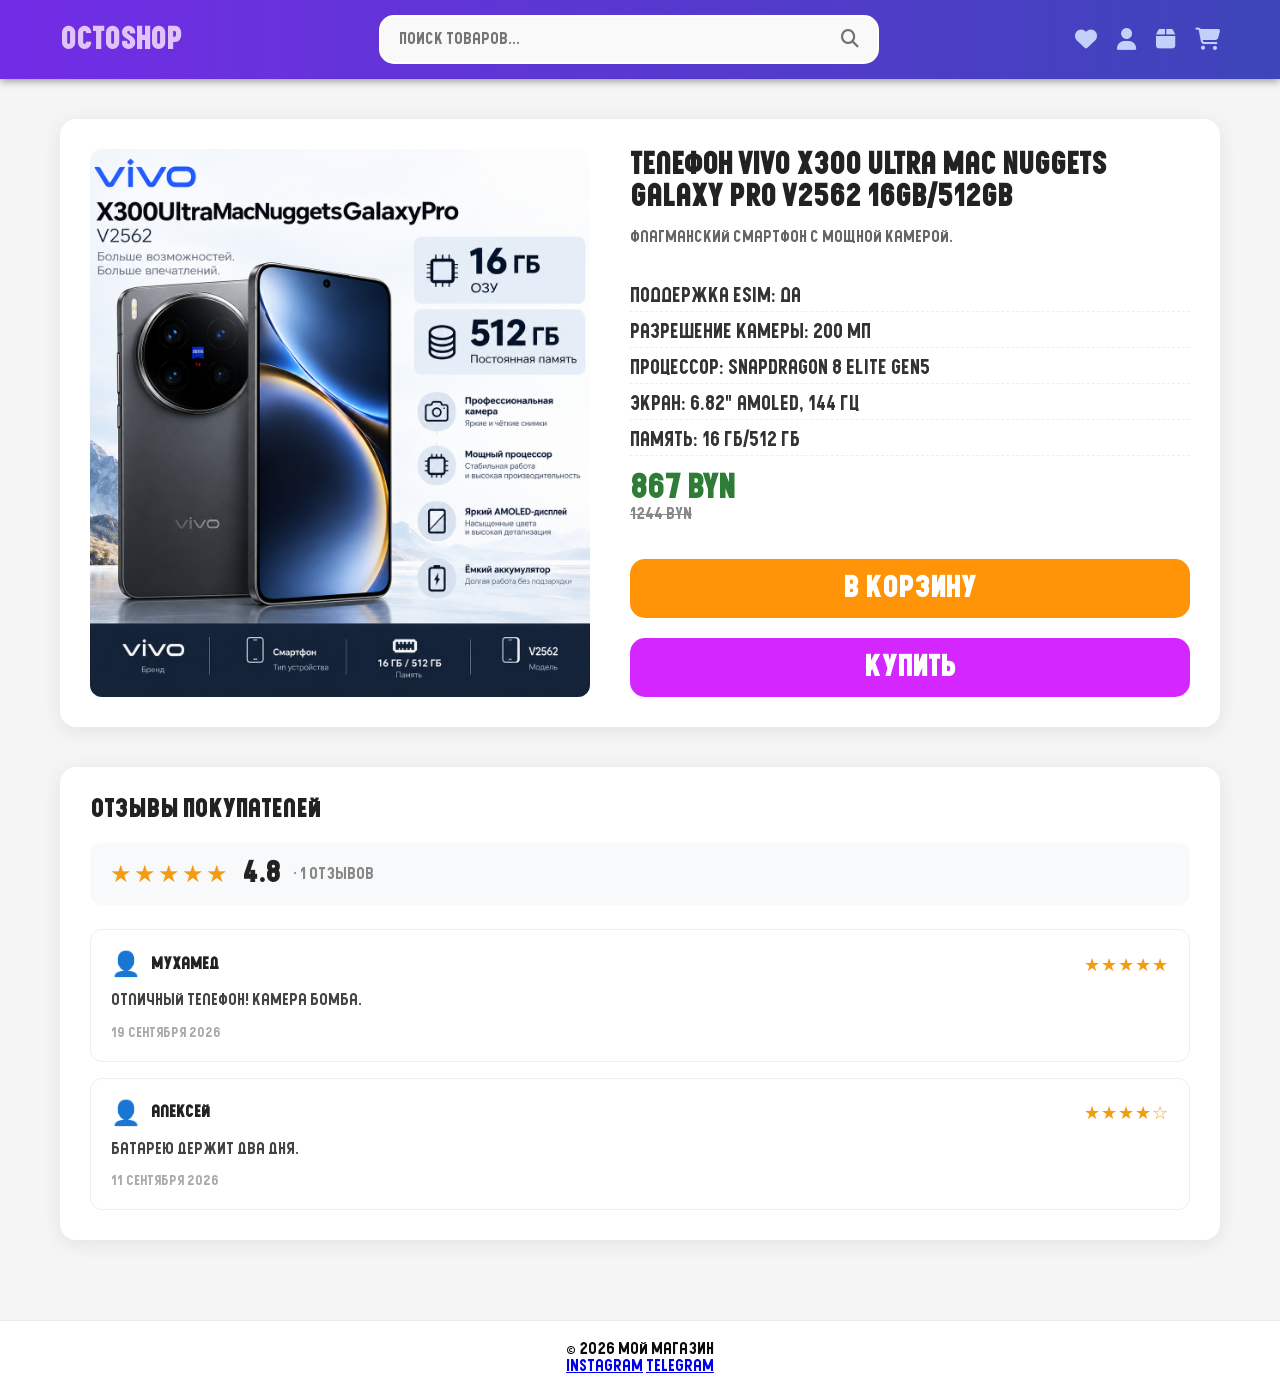
<file: productCard.html>
<!doctype html>
<html lang="ru">
  <head>
    <meta charset="UTF-8" />
    <meta name="viewport" content="width=device-width, initial-scale=1.0" />
    <title>Карточка товара</title>
    <link rel="stylesheet" href="style.css" />
    <link
      rel="stylesheet"
      href="https://cdnjs.cloudflare.com/ajax/libs/font-awesome/6.5.0/css/all.min.css"
    />
  </head>
  <body>
    <header class="header">
      <div class="header__inner">
        <a href="index.html" class="logo">OctoShop</a>
        <div class="search">
          <input
            type="text"
            class="search__input"
            placeholder="Поиск товаров..."
          />
          <button class="search__button">
            <i class="fas fa-search"></i>
          </button>
        </div>

        <div class="user-actions">
          <a href="#" class="user-actions__link" title="Избранное">
            <i class="fas fa-heart"></i>
          </a>
          <a href="#" class="user-actions__link" title="Профиль">
            <i class="fas fa-user"></i>
          </a>
          <a href="#" class="user-actions__link" title="Заказы">
            <i class="fas fa-box"></i>
          </a>
          <a href="#" class="user-actions__link user-actions__link--cart" title="Корзина">
            <i class="fas fa-shopping-cart"></i>
            <span class="user-actions__count">0</span>
          </a>
        </div>
      </div>
    </header>
    <main>
      <div id="product-details"></div>
    </main>
    <footer>
      <p>&copy; 2026 Мой магазин</p>
      <div>
        <a href="#">Instagram</a>
        <a href="#">Telegram</a>
      </div>
    </footer>
    <script src="script.js"></script>
    <script src="product.js"></script>
  </body>
</html>
</file>
<file: style.css>
*{
    margin: 0;
    padding: 0;
    box-sizing: border-box;
}

@font-face {
    font-family: "PostBus";
    src:url('font/ofont.ru_PostBus.ttf') format('truetype');
    font-weight: normal;
    font-style: normal;
}

body {
    font-family: "PostBus", Arial, sans-serif;
    background-color: #f5f5f5;
    color: rgb(10, 15, 10);
    min-height: 100vh;
    display: flex;
    flex-direction: column;
}

.header {
    background: linear-gradient(to right,#732ce6,rgb(61, 69, 185));
    padding: 15px 0;
    box-shadow: 0 2px 8px rgba(0, 0, 0, 0.4);
    border-bottom: none;
}


.header__inner {
    max-width: 1200px;
    margin: 0 auto;
    padding: 0 20px;
    display: flex;
    align-items: center;
    justify-content: space-between;
    gap: 20px;
    flex-wrap: wrap;
}

.logo {
    font-size: 30px;
    font-weight: bold;
    color: #e0c3fa;
    text-decoration: none;
    white-space: nowrap;
}

.search {
    display: flex;
    flex: 1 1 300px;
    max-width: 500px;
    border: 2px solid #ffffff;
    border-radius: 15px;
    overflow: hidden;
    background-color: #f9f9f9;
    transition: border-color 0.3s;
}

.search__input {
    flex: 1;
    padding: 14px 18px;
    font-family: "PostBus", Arial, sans-serif;
    border: none;
    outline: none;
    background: transparent;
    font-size: 16px;
}

.search__button {
    padding: 10px 18px;
    border: none;
    background: transparent;
    cursor: pointer;
    font-size: 18px;
    color:#727272;
    transition: color 0.3s;
}

.search:hover {
    border-color: #dbdbdb;
}

.search__button:hover {
    color: #4e4e4e;
}

.user-actions {
    display: flex;
    gap: 20px;
    align-items: center;
}

.user-actions__link {
    font-size: 22px;
    color: #c3d0fa;
    transition: color 0.3s;
}

.user-actions__link:hover {
    color: #aeabdf;
}

main {
    flex: 1;                  
    max-width: 1200px;
    margin: 0 auto;
    padding: 40px 20px;
    width: 100%;
}

.catalog-title{
    font-size: 28px;
    color: #584d64;
    border-bottom: 1px dashed #eee;

}

.product-card {
    display: flex;
    gap: 40px;
    background: #ffffff;
    border-radius: 16px;
    box-shadow: 0 4px 20px rgba(0, 0, 0, 0.08);
    padding: 30px;
    align-items: stretch;
    max-width: 1200px;
    margin: 0 auto;
}

.product-card__image {
    flex: 0 0 500px;
    height: auto;
    aspect-ratio: 1 / 1;
    border-radius: 12px;
    overflow: hidden;
    background: #f0f0f0;
}

.product-card__image img {
    width: 100%;
    height: 100%;
    object-fit: cover;
    display: block;
}

.product-card__info {
    flex: 1;
    min-width: 0;
    display: flex;
    flex-direction: column;
    gap: 16px;
    justify-content: space-between;
}

.product-card__title,
.product-card__description {
    word-wrap: break-word;
    overflow-wrap: break-word;
}

.product-card__description {
    list-style: none;
    padding: 0;
    margin: 10px 0 0 0;
    display: grid;
    grid-template-columns: 1fr;
    gap: 6px 20px;
}

.product-card__description li {
    padding: 4px 0;
    font-size: 20px;
    color: #333;
    border-bottom: 1px dashed #eee;
}

@media (max-width: 1024px) {
    .product-card {
        flex-direction: column;
        align-items: center;
        gap: 20px;
        padding: 20px;
    }

    .product-card__image {
        flex: 0 0 auto;
        width: 70%;
        max-width: 400px;
        aspect-ratio: 1 / 1;
    }

    .product-card__info {
        width: 100%;
        text-align: left;
        align-items: flex-start;
    }

    .product-card__description {
        grid-template-columns: 1fr 1fr;
    }  
    
    .product-card__btns {
        width: 100%;
    }
}

@media (max-width: 768px) {
    .product-card {
        flex-direction: column;
        align-items: center;
        padding: 20px;
        gap: 20px;
    }

    .product-card__image {
        flex: 0 0 auto;
        width: 80%;
        max-width: 400px;
        aspect-ratio: 1 / 1;
    }

    .product-card__info {
        text-align: left;
        align-items: center;
    }

    .product-card__title {
        font-size: 22px;
    }

    .product-card__description {
        font-size: 17px;
    }

    .product-card__price {
        font-size: 26px;
    }
}

@media (max-width: 480px) {
    .product-card__image {
        width: 100%;
        max-width: 100%;
    }

    .product-card {
        padding: 12px;
        gap: 16px;
    }

    .product-card__title {
        font-size: 18px;
    }

    .product-card__price {
        font-size: 22px;
    }

    .product-card__btns {
        padding: 10px 20px;
        font-size: 14px;
    }
}

.product-card__title {
    font-size: 30px;
    font-weight: 700;
    color: #222;
    margin: 0;
}

.product-card__price {
    font-size: 32px;
    font-weight: 700;
    color: #2f7c36;
    margin: 0;
}

.product-card__btns {
    display: flex;
    gap: 20px;
    margin-top: auto;
    justify-content: center;
    flex-direction: column;
    padding-top: 20px;
}

.product-card__btn1 {
    background-color: #ff9408;
    color: #ffffff;
    border: none;
    width: 100%;
    padding: 14px 32px;
    border-radius: 15px;
    font-family: "PostBus", Arial, sans-serif;
    font-size: 29px;
    font-weight: 600;
    cursor: pointer;
    transition: background-color 0.3s, transform 0.2s;
    align-self: flex-start;
}

.product-card__btn1:hover {
    background-color: rgb(207, 112, 2);
    transform: scale(1.02);
}

.product-card__btn2 {
    background-color: #d427ff;
    color: #ffffff;
    border: none;
    width: 100%;
    padding: 14px 48px;
    border-radius: 15px;
    font-family: "PostBus", Arial, sans-serif;
    font-size: 29px;
    font-weight: 600;
    cursor: pointer;
    transition: background-color 0.3s, transform 0.2s;
    align-self: flex-start;
}

.product-card__btn2:hover {
    background-color: #b90ce4;
    transform: scale(1.02);
}

footer {
    background: #ffffff;
    padding: 20px 0;
    margin-top: 40px;
    border-top: 1px solid #eaeaea;
    text-align: center;
}

.reviews {
    background: #ffffff;
    border-radius: 16px;
    box-shadow: 0 4px 20px rgba(0, 0, 0, 0.08);
    padding: 30px;
    margin: 40px auto 0 auto;
    max-width: 1200px;
}

.reviews__title {
    font-size: 24px;
    font-weight: 700;
    color: #222;
    margin: 0 0 20px 0;
}

.reviews__summary {
    display: flex;
    align-items: center;
    gap: 20px;
    padding: 16px 20px;
    background: #f8f9fa;
    border-radius: 12px;
    margin-bottom: 24px;
}

.reviews__rating {
    display: flex;
    align-items: center;
    gap: 12px;
    font-size: 18px;
}

.reviews__stars {
    color: #f39c12;
    font-size: 24px;
    letter-spacing: 2px;
}

.reviews__average {
    font-size: 28px;
    font-weight: 700;
    color: #222;
}

.reviews__count {
    color: #888;
    font-size: 16px;
}

.reviews__list {
    display: flex;
    flex-direction: column;
    gap: 16px;
}

.review {
    border: 1px solid #eee;
    border-radius: 12px;
    padding: 20px;
    transition: box-shadow 0.3s;
}

.review:hover {
    box-shadow: 0 2px 12px rgba(0, 0, 0, 0.06);
}

.review__header {
    display: flex;
    justify-content: space-between;
    align-items: center;
    margin-bottom: 10px;
}

.review__user {
    display: flex;
    align-items: center;
    gap: 10px;
}

.review__avatar {
    font-size: 24px;
}

.review__name {
    font-weight: 600;
    color: #222;
    font-size: 16px;
}

.review__rating {
    color: #f39c12;
    font-size: 18px;
    letter-spacing: 1px;
}

.review__text {
    font-size: 16px;
    line-height: 1.6;
    color: #444;
    margin: 8px 0 10px 0;
}

.review__date {
    font-size: 14px;
    color: #aaa;
}


@media (max-width: 768px) {
    .reviews {
        padding: 20px;
        border-radius: 12px;
    }

    .reviews__title {
        font-size: 20px;
    }

    .reviews__summary {
        flex-direction: column;
        align-items: flex-start;
        gap: 8px;
        padding: 14px 16px;
    }

    .reviews__rating {
        font-size: 16px;
        flex-wrap: wrap;
    }

    .reviews__stars {
        font-size: 20px;
    }

    .reviews__average {
        font-size: 24px;
    }

    .review {
        padding: 16px;
    }

    .review__header {
        flex-direction: column;
        align-items: flex-start;
        gap: 6px;
    }

    .review__name {
        font-size: 15px;
    }

    .review__text {
        font-size: 15px;
    }
}

@media (max-width: 480px) {
    .reviews {
        padding: 14px;
    }

    .reviews__title {
        font-size: 18px;
    }

    .reviews__summary {
        padding: 12px;
    }

    .reviews__stars {
        font-size: 18px;
    }

    .reviews__average {
        font-size: 20px;
    }

    .review {
        padding: 12px;
    }

    .review__text {
        font-size: 14px;
    }
}

.products {
    margin-top: 20px;
    display: grid;
    grid-template-columns: repeat(auto-fill, minmax(250px, 1fr));
    grid-auto-rows: 1fr;
    gap: 20px;
}

@media (max-width: 768px) {
    .products {
        grid-template-columns: repeat(2, 1fr);   /* ← всегда 2 колонки */
        gap: 12px;
    }
}

@media (max-width: 480px) {
    .products {
        grid-template-columns: repeat(2, 1fr);   /* ← тоже 2 */
        gap: 8px;
    }
}

.catalog-card {
    background: white;
    border-radius: 16px;
    overflow: hidden;
    box-shadow: 0 4px 12px rgba(0, 0, 0, 0.08);
    display: flex;
    flex-direction: column; 
    transition: transform 0.2s, box-shadow 0.2s;
}

.catalog-card:hover {
    transform: translateY(-4px);
    box-shadow: 0 8px 20px rgba(0, 0, 0, 0.12);
}

.catalog-card__image {
    position: relative;
    width: 100%;
    aspect-ratio: 1/1;
    background: #f0f0f0;
    overflow: hidden;
}

.catalog-card__image img {
    position: absolute;
    width: 100%;
    height: 100%;
    object-fit: cover;
    display: block;
}

.catalog-card__favorite {
    position: absolute;
    top: 10px;
    right: 10px;
    background: white;
    border: none;
    border-radius: 50%;
    width: 36px;
    height: 36px;
    cursor: pointer;
    font-size: 18px;
    color: rgb(85, 85, 85);
    transition: color 0.3s;
    display: flex;
    align-items: center;
    justify-content: center;
}

.catalog-card__favorite:hover {
    color: #f13f2b;
}

.catalog-card__labels {
    position: absolute;
    bottom: 10px;
    left: 10px;
    display: flex;
    flex-direction: column;
    gap: 4px;
    align-items: flex-start;
}

.catalog-card__discount {
    background: #ff3b30;
    color: #ffffff;
    padding: 3px 8px;
    border-radius: 10px;
    font-size: 14px;
    font-weight: 700;
}

.catalog-card__badge {
    background: #a134bd;
    color: white;
    padding: 3px 8px;
    border-radius: 10px;
    font-size: 12px;
    font-weight: 600;
}

.catalog-card__info{
    padding: 16px;
    display: flex;
    flex-direction: column;
    gap: 10px;
    flex: 1;
}

.catalog-card__prices {
    display: flex;
    align-items: center;
    gap: 10px;
}

.catalog-card__price {
    font-size: 24px;
    font-weight: 700;
    color: #222;
}

.catalog-card__old-price {
    font-size: 16px;
    color: #888;
    text-decoration: line-through;
}

.catalog-card__title {
    font-size: 16px;
    font-weight: 500;
    color: #222;
    margin: 0;
    line-height: 1.4;
    display: -webkit-box;
    -webkit-line-clamp: 1;
    -webkit-box-orient: vertical;
    overflow: hidden;
}

.catalog-card__rating {
    font-size: 14px;
    color: #666;
    display: flex;
    align-items: center;
    gap: 6px;
}

.catalog-card__rating i {
    color: #f39c12;
}

.catalog-card__btn {
    background: #a134bd;
    color: #ffffff;
    border: none;
    padding: 12px;
    border-radius: 10px;
    font-family: "PostBus", Arial, sans-serif;
    font-size: 16px;
    font-weight: 600;
    cursor: pointer;
    transition: background 0.3s;
    display: flex;
    align-items: center;
    justify-content: center;
    gap: 8px;
    margin-top: auto;
}

.catalog-card__btn:hover {
    background: #860aa5;
}


.user-actions__link--cart {
    position: relative; 
}

.user-actions__count {
    position: absolute;
    top: -6px;
    right: -8px;
    background: #ff3b30;
    color: #ffffff;
    font-size: 11px;
    font-weight: 700;
    min-width: 16px;
    height: 16px;
    border-radius: 8px;
    display: none;
    align-items: center;
    justify-content: center;
    padding: 0 4px;
    font-family: "PostBus", Arial, sans-serif;
}

.user-actions__count--active {
    display: flex;
}


.product-card__old-price {
    font-size: 16px;
    color: #888;
    text-decoration: line-through;
    margin: 0; 
}
</file>
